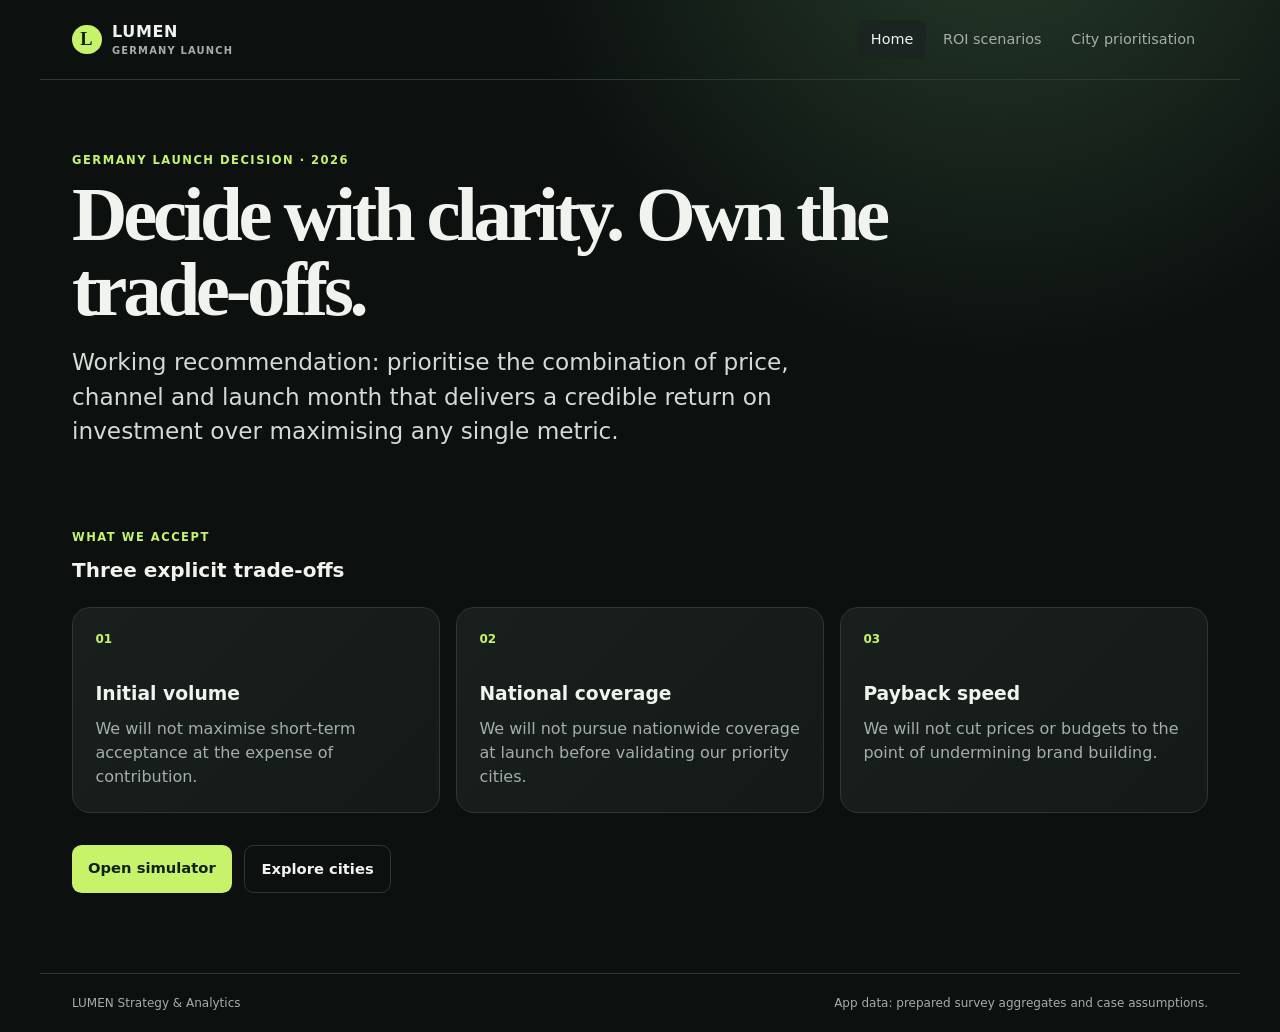
<file: index.html>
<!doctype html>
<html lang="en">
  <head>
    <meta charset="UTF-8" />
    <meta name="viewport" content="width=device-width, initial-scale=1.0" />
    <meta
      name="description"
      content="LUMEN Germany launch decision workspace: ROI scenarios and city prioritisation."
    />
    <title>LUMEN — Germany launch decision</title>
    <link rel="stylesheet" href="styles.css" />
  </head>
  <body>
    <a class="skip-link" href="#main-content">Skip to content</a>
    <header class="site-header">
      <a class="brand" href="#home" aria-label="LUMEN, home">
        <span class="brand-mark">L</span>
        <span>LUMEN <small>Germany launch</small></span>
      </a>
      <nav class="main-nav" aria-label="Main navigation">
        <a href="#home" data-route-link="home">Home</a>
        <a href="#simulator" data-route-link="simulator">ROI scenarios</a>
        <a href="#cities" data-route-link="cities">City prioritisation</a>
      </nav>
    </header>

    <main id="main-content" class="app-shell">
      <section id="home" class="view" data-view="home" aria-labelledby="home-title">
        <p class="eyebrow">Germany launch decision · 2026</p>
        <h1 id="home-title">Decide with clarity. Own the trade-offs.</h1>
        <p class="recommendation">
          Working recommendation: prioritise the combination of price, channel and launch month
          that delivers a credible return on investment over maximising any single metric.
        </p>

        <div class="section-heading">
          <p class="eyebrow">What we accept</p>
          <h2>Three explicit trade-offs</h2>
        </div>
        <div class="tradeoff-grid">
          <article class="tradeoff-card">
            <span class="card-index">01</span>
            <h3>Initial volume</h3>
            <p>We will not maximise short-term acceptance at the expense of contribution.</p>
          </article>
          <article class="tradeoff-card">
            <span class="card-index">02</span>
            <h3>National coverage</h3>
            <p>We will not pursue nationwide coverage at launch before validating our priority cities.</p>
          </article>
          <article class="tradeoff-card">
            <span class="card-index">03</span>
            <h3>Payback speed</h3>
            <p>We will not cut prices or budgets to the point of undermining brand building.</p>
          </article>
        </div>

        <div class="home-actions">
          <a class="button button-primary" href="#simulator">Open simulator</a>
          <a class="button button-secondary" href="#cities">Explore cities</a>
        </div>
      </section>

      <section id="simulator" class="view" data-view="simulator" aria-labelledby="simulator-title" hidden>
        <div class="view-header">
          <div>
            <p class="eyebrow">Core tool</p>
            <h1 id="simulator-title">ROI / scenario simulator</h1>
          </div>
          <span class="status-pill" id="simulator-status" role="status">Loading simulator…</span>
        </div>
        <p class="lede">Adjust price, channel mix, marketing budget and CAC to see the return and the trade-off you are choosing.</p>

        <div class="simulator-layout">
          <section class="panel controls-panel" aria-labelledby="scenario-inputs-title">
            <div class="panel-heading">
              <p class="eyebrow">Inputs</p>
              <h2 id="scenario-inputs-title">Scenario</h2>
            </div>
            <form id="scenario-form">
              <fieldset id="scenario-controls" disabled>
                <legend class="sr-only">Launch scenario inputs</legend>
                <div class="control-grid">
                  <label for="price">Retail price (€)
                    <span>Acceptance tested from €1.79 to €2.59</span>
                    <input id="price" name="price" type="number" min="0.01" step="0.01" value="2.29" required>
                  </label>
                  <label for="budget">Marketing budget (€)
                    <span>Total acquisition spend</span>
                    <input id="budget" name="budget" type="number" min="0.01" step="0.01" value="120000" required>
                  </label>
                  <label for="cac">CAC (€ / acquired customer)
                    <span id="cac-help">Customer acquisition cost: the average marketing spend to acquire one new customer. Enter your assumed cost per customer.</span>
                    <input id="cac" name="cac" type="number" min="0.01" step="0.01" value="44" aria-describedby="cac-help" required>
                  </label>
                </div>
                <fieldset class="channel-mix">
                  <legend>Channel mix · share of units (%)</legend>
                  <div class="control-grid">
                    <label for="mix-dtc">DTC Online<input id="mix-dtc" type="number" min="0" max="100" step="0.1" value="40" required></label>
                    <label for="mix-retail">Retail/Grocery<input id="mix-retail" type="number" min="0" max="100" step="0.1" value="30" required></label>
                    <label for="mix-gym">Gym &amp; Office<input id="mix-gym" type="number" min="0" max="100" step="0.1" value="30" required></label>
                  </div>
                  <p id="mix-total" class="input-help">Total: 100%. Shares must add up to 100%.</p>
                </fieldset>
                <p id="recommended-channel-mix" class="input-help"><strong>Our recommended channel mix:</strong><br>45% Gym &amp; Office · 40% DTC Online · 15% Retail/Grocery.</p>
              </fieldset>
              <p id="scenario-error" class="validation-message" role="alert" hidden></p>
              <button id="retry-simulator" class="button button-secondary" type="button" hidden>Retry loading</button>
            </form>
          </section>

          <section class="panel results-panel" aria-labelledby="scenario-results-title">
            <div class="panel-heading">
              <p class="eyebrow">Output</p>
              <h2 id="scenario-results-title">Scenario results</h2>
            </div>
            <div id="scenario-output" aria-live="polite" aria-atomic="true">
              <div class="metric-grid" aria-label="Calculated scenario metrics">
                <div><span>Unit contribution</span><strong data-metric="contribution">—</strong></div>
                <div><span>CAC assumption</span><strong data-metric="cac">—</strong></div>
                <div><span>LTV : CAC</span><strong data-metric="ratio">—</strong></div>
                <div><span>Estimated payback</span><strong data-metric="payback">—</strong></div>
                <div><span>Estimated acceptance</span><strong data-metric="acceptance">—</strong></div>
                <div><span>Expected customers acquired</span><strong data-metric="customers">—</strong></div>
                <div><span>Contribution LTV</span><strong data-metric="ltv">—</strong></div>
                <div><span>Gap to 3:1 target</span><strong data-metric="gap">—</strong></div>
              </div>
              <p id="target-status" class="target-status"></p>
              <p id="scenario-warning" class="validation-message" hidden></p>
              <div class="decision-note">
                <h3>Who this serves — and what we give up</h3>
                <p id="scenario-tradeoff">Your scenario assessment will appear once the inputs are ready.</p>
              </div>
            </div>
            <details class="model-notes">
              <summary>How to read these results</summary>
              <p>Clients acquired = budget / CAC. Acceptance is a separate survey estimate; it is not applied a second time to customer acquisition. Increasing budget scales customers, not per-customer returns.</p>
              <p>LTV and payback assume stable monthly purchases and an extrapolated customer lifetime calibrated from the historical LTV treated as net revenue. These are scenario assumptions, not observed German retention.</p>
              <p>The leadership assessment uses €2.19 as a premium-price proxy for Jonas and the 3:1 return target for Elena. It does not measure brand perception or prove a launch recommendation. Under a fixed lifetime, LTV:CAC and payback are mathematically linked.</p>
            </details>
          </section>
        </div>

        <div class="diagnostic-grid">
          <section class="panel diagnostic-card position-panel" aria-labelledby="positioning-title">
            <p class="eyebrow">Integrated diagnostic</p>
            <h2 id="positioning-title">Price positioning</h2>
            <p class="position-intro">Four segments. Four competitive contexts. Choose whose awareness matters for this price.</p>
            <fieldset id="position-controls" disabled>
              <legend>Who are we asking to choose LUMEN?</legend>
              <div id="position-segments" class="position-segments"></div>
              <label class="position-channel-label" for="position-channel">Compare single-can prices in <select id="position-channel"></select></label>
            </fieldset>
            <p id="position-status" class="input-help" role="status">Loading price positioning…</p>
            <button id="retry-positioning" class="button button-secondary" type="button" hidden>Retry loading</button>
            <div id="position-results" hidden>
              <div class="position-summary" aria-live="polite" aria-atomic="true">
                <h3 id="position-audience"></h3>
                <p id="position-price-summary"></p>
                <div class="decision-note"><h3>What this price asks of this segment</h3><p id="position-assessment"></p></div>
              </div>
              <figure class="position-figure">
                <figcaption>Price × segment awareness <span>Dots = competitors · vertical line = LUMEN price only</span></figcaption>
                <div id="position-chart"></div>
              </figure>
              <div id="position-brand-cards" class="position-brand-cards"></div>
              <p id="position-channel-note" class="input-help"></p>
              <details class="model-notes"><summary>Awareness, prices and interpretation</summary>
                <p>Awareness = respondents recognising a brand / all respondents in the selected segment, across cities. Counts come from the case's synthetic customer survey; percentages are displayed rounded to whole numbers. The four segments are never pooled into a German average. Awareness is not perceived quality, preference or willingness to pay.</p>
                <p>Prices come from competitor_prices_by_channel.csv, using single 330ml cans only. Multipacks and subscriptions are excluded. Changing channel moves prices, while awareness continues to describe the selected segment as a whole. Changing segment preserves both axis scales. The price axis expands if LUMEN exceeds the displayed range.</p>
                <p>LUMEN has no measured awareness in this survey. Its full-height vertical line encodes only the simulator's retail price; it has no dot or awareness value. The nearest-price assessment uses listed brands in the chosen channel; equal distances use the numbered brand order. This comparison does not adjust the simulator's acceptance or ROI.</p>
                <p>Each brand card gives the recognition count and segment sample size. Samples of 8–14 are directional; awareness below n = 8 is withheld. Sample sizes are not confidence intervals or evidence of population representativeness. The browser loads prepared prices and segment aggregates only.</p>
              </details>
            </div>
          </section>
          <section class="panel diagnostic-card launch-panel" aria-labelledby="timing-title">
            <p class="eyebrow">Integrated diagnostic</p>
            <h2 id="timing-title">Launch window</h2>
            <p class="launch-intro">Choose when to learn — and how long to wait for a real demand test.</p>
            <fieldset id="launch-controls" disabled>
              <legend class="sr-only">Launch timing</legend>
              <label for="launch-month">On-shelf launch month
                <select id="launch-month">
                  <option value="1">January</option><option value="2">February</option><option value="3">March</option>
                  <option value="4" selected>April</option><option value="5">May</option><option value="6">June</option>
                  <option value="7">July</option><option value="8">August</option><option value="9">September</option>
                  <option value="10">October</option><option value="11">November</option><option value="12">December</option>
                </select>
              </label>
              <div class="launch-presets" aria-label="Compare launch approaches">
                <button class="button button-secondary" type="button" data-launch-preset="4" aria-pressed="true">April · before the climb</button>
                <button class="button button-secondary" type="button" data-launch-preset="9" aria-pressed="false">September · quieter pilot</button>
              </div>
            </fieldset>
            <p id="launch-status" class="input-help" role="status">Loading launch context…</p>
            <button id="retry-launch" class="button button-secondary" type="button" hidden>Retry loading</button>
            <div id="launch-results" hidden>
              <div class="launch-assessment" aria-live="polite" aria-atomic="true">
                <p id="launch-selection-summary" class="launch-selection-summary"></p>
                <div class="launch-metrics">
                  <div><strong id="launch-wait"></strong><span id="launch-test-month"></span></div>
                  <div><strong id="launch-exposure"></strong><span id="launch-exposure-label"></span></div>
                </div>
                <div class="decision-note"><h3>What this timing costs</h3><p id="launch-tradeoff"></p></div>
              </div>
              <figure class="launch-figure">
                <figcaption>Monthly demand index <span>Dashed line = source baseline 100 · highlighted column = launch</span><span>Temperature strip below = average German temperature (°C)</span></figcaption>
                <div id="launch-chart" class="launch-chart-scroll" tabindex="0" role="region" aria-label="Year of demand and separate temperature strip; scroll horizontally on small screens"></div>
                <p class="input-help launch-scroll-help">Scroll to compare all 12 months. Launch values also appear above.</p>
              </figure>
              <p id="launch-comparison" class="input-help"></p>
              <p class="input-help">A cheaper learning phase means deliberately limiting pilot spend; the data does not establish lower CAC in quieter months. Temperature is context, not a causal demand model. Timing does not change the ROI calculations above; no euro cost or sales forecast is implied.</p>
              <details class="model-notes"><summary>Timing method and monthly values</summary>
                <p id="launch-method"></p>
                <table class="launch-data-table"><caption>Demand index and average German temperature</caption><thead><tr><th scope="col">Month</th><th scope="col">Index</th><th scope="col">Temperature</th></tr></thead><tbody id="launch-data-body"></tbody></table>
              </details>
            </div>
          </section>
        </div>
      </section>

      <section id="cities" class="view" data-view="cities" aria-labelledby="cities-title" hidden>
        <div class="view-header">
          <div>
            <p class="eyebrow">Where to launch</p>
            <h1 id="cities-title">City prioritisation</h1>
          </div>
          <span class="status-pill" id="city-status" role="status">Loading city data…</span>
        </div>
        <p class="lede">Choose what matters for the first launch. Compare five cities on market size, growth and wellness survey share, and see the trade-off as you change the weights.</p>

        <section class="panel city-weights" aria-labelledby="city-weights-title">
          <div class="panel-heading">
            <p class="eyebrow">Your criteria</p>
            <h2 id="city-weights-title">What should lead the decision?</h2>
          </div>
          <form id="city-form">
            <fieldset id="city-controls" disabled>
              <legend class="sr-only">Criterion importance, from 0 to 100; weights are normalised automatically</legend>
              <div class="city-weight-grid">
                <label for="weight-marketSizeEur"><span class="criterion-label"><i class="criterion-0"></i>Market size <output id="share-marketSizeEur" for="weight-marketSizeEur">—</output></span>
                  <span class="weight-description">National market × illustrative regional share</span>
                  <input id="weight-marketSizeEur" type="range" min="0" max="100" step="1" value="50" aria-describedby="city-weight-help">
                </label>
                <label for="weight-growth"><span class="criterion-label"><i class="criterion-1"></i>Regional growth <output id="share-growth" for="weight-growth">—</output></span>
                  <span class="weight-description">Regional CAGR assumption from Exhibit 1</span>
                  <input id="weight-growth" type="range" min="0" max="100" step="1" value="50" aria-describedby="city-weight-help">
                </label>
                <label for="weight-wellnessDensity"><span class="criterion-label"><i class="criterion-2"></i>Wellness density <output id="share-wellnessDensity" for="weight-wellnessDensity">—</output></span>
                  <span class="weight-description">Proxy: wellness respondents / city sample</span>
                  <input id="weight-wellnessDensity" type="range" min="0" max="100" step="1" value="50" aria-describedby="city-weight-help city-proxy-note">
                </label>
              </div>
              <div class="city-weight-footer">
                <p id="city-weight-help" class="input-help">Move importance from 0 to 100. Displayed weights divide each importance by their total. Equal weights are a starting point, not a recommendation.</p>
                <button id="city-reset-weights" type="button" class="button button-secondary">Reset to equal weights</button>
              </div>
            </fieldset>
          </form>
          <p id="city-weight-summary" class="sr-only" aria-live="polite"></p>
          <p id="city-error" class="validation-message" role="alert" hidden></p>
          <button id="retry-cities" type="button" class="button button-secondary" hidden>Retry loading</button>
        </section>

        <div id="city-results" hidden>
          <section class="panel city-panel" aria-labelledby="city-ranking-title">
            <div class="panel-heading">
              <p class="eyebrow">Relative priorities</p>
              <h2 id="city-ranking-title">Candidate cities</h2>
              <p id="city-ranking-summary" aria-live="polite"></p>
            </div>
            <div class="city-table-scroll" role="region" aria-label="City ranking table; scroll horizontally on small screens" tabindex="0">
              <table class="city-table">
                <caption class="sr-only">Weighted city ranking with contributions, raw inputs and change from equal weights</caption>
                <thead><tr><th scope="col">Rank</th><th scope="col">City / sample</th><th scope="col">Priority index / 100</th><th scope="col">Market size<br><small>2026 · illustrative</small></th><th scope="col">Growth<br><small>CAGR</small></th><th scope="col">Wellness<br><small>Survey share</small></th><th scope="col">Rank change<br><small>vs equal weights</small></th></tr></thead>
                <tbody id="city-ranking-body"></tbody>
              </table>
            </div>
            <p class="input-help">Bar colours match the three criteria above. Contributions add to the index before display rounding. Ties share a rank; tied cities appear alphabetically. Select a city to inspect its survey evidence.</p>
            <div class="decision-note city-tradeoff"><h3>The trade-off</h3><p id="city-tradeoff"></p></div>
            <details class="model-notes">
              <summary>Scoring, sources and limits</summary>
              <p id="city-source-context"></p>
              <p>Each criterion is scaled across these five cities: 100 × (city value − lowest value) / (highest − lowest). The index is the sum of the three scaled values × your normalised weights. A criterion identical across all cities gets 50 for everyone. Zero means lowest in this comparison, not no opportunity.</p>
              <p id="city-proxy-note">Wellness density is a proxy: the share of Urban Wellness Professionals among all respondents in each city. This is survey composition, not a measured population share or a count of wellness venues. The survey has not been population-weighted. City purchase intent is context only.</p>
              <p>Reliability is a sample-size flag, not statistical confidence: n ≥ 15 reliable; n = 8–14 directional; n &lt; 8 insufficient. Only city-level inputs enter the ranking. All segment-level averages are diagnostic only; intent is withheld for n &lt; 8. Ranking is unavailable if a candidate city's total sample falls below 15.</p>
              <p>The regional shares and growth rates are illustrative case assumptions. This screen does not estimate LUMEN market share, city acquisition costs, distribution access or city ROI. Small score gaps do not establish a meaningful difference.</p>
            </details>
            <p id="city-other-context" class="input-help"></p>
          </section>

          <section class="panel city-diagnostics" aria-labelledby="city-diagnostic-title">
            <div class="city-diagnostic-heading">
              <div><p class="eyebrow">Evidence behind the comparison</p><h2 id="city-diagnostic-title">City survey diagnostics</h2></div>
              <label for="city-diagnostic-select">Inspect city <select id="city-diagnostic-select"></select></label>
            </div>
            <p id="city-survey-summary"></p>
            <p class="input-help">Segment averages below never change the ranking. Small samples limit interpretation even when a city total passes the reliability threshold.</p>
            <div id="city-segment-diagnostics" class="city-segment-grid"></div>
          </section>
        </div>
      </section>
    </main>

    <footer class="site-footer">
      <span>LUMEN Strategy &amp; Analytics</span>
      <span>App data: prepared survey aggregates and case assumptions.</span>
    </footer>
    <script type="module" src="app.js"></script>
  </body>
</html>
</file>
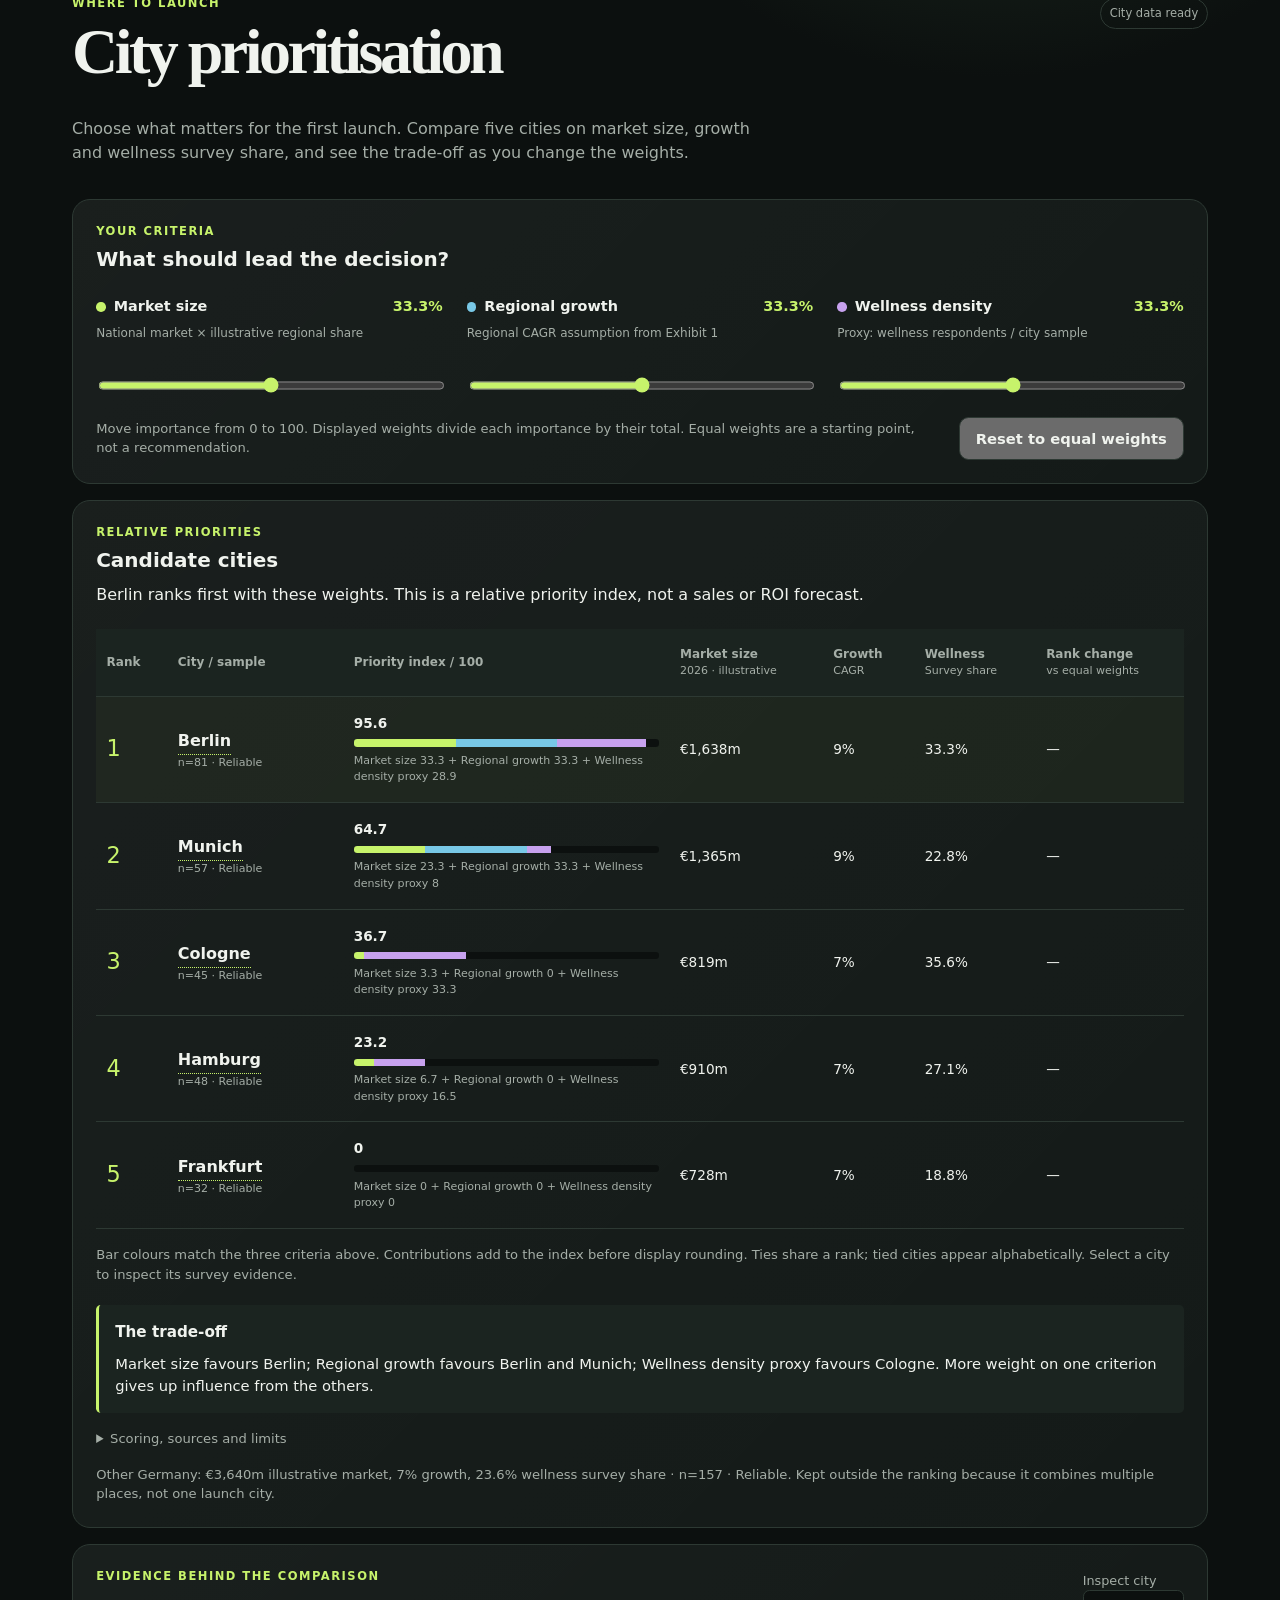
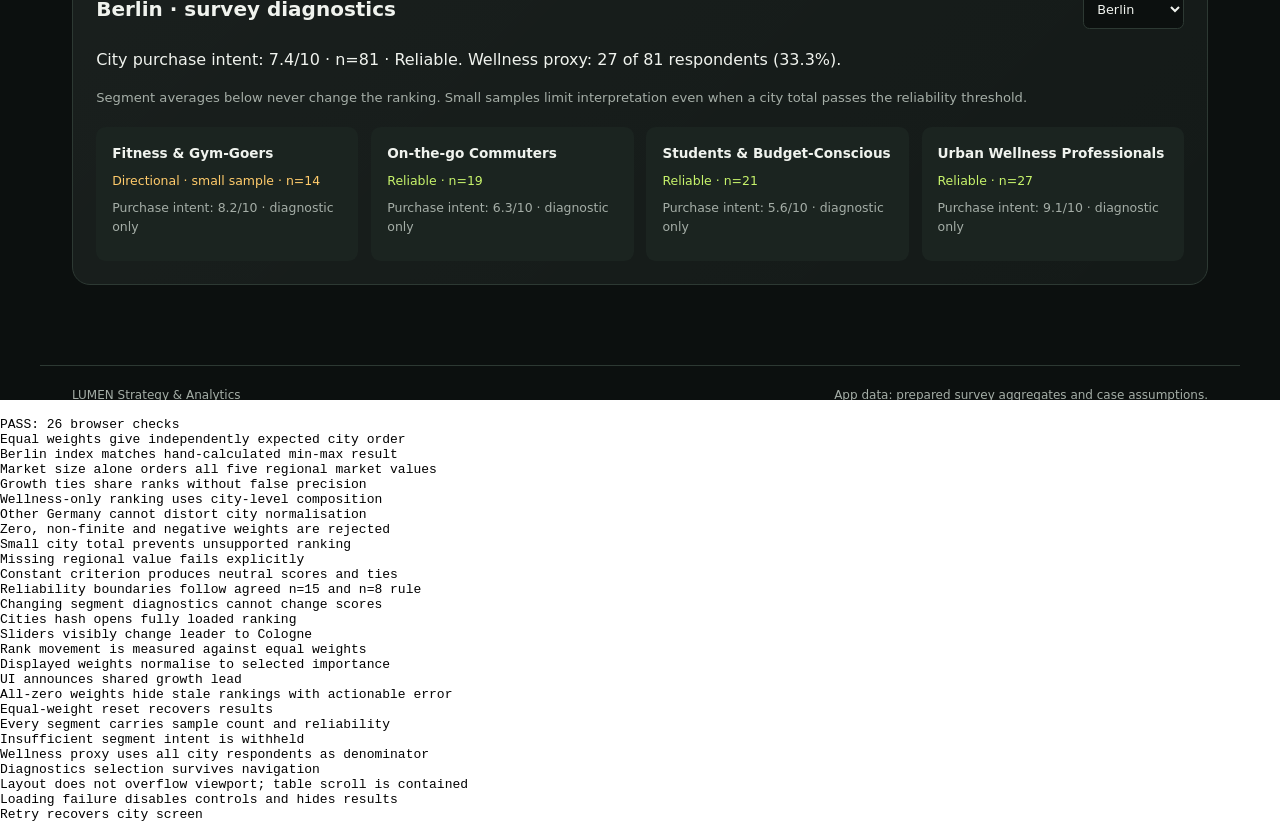
<file: tests/city-ui.browser.html>
<!doctype html>
<html lang="en">
<meta charset="utf-8">
<meta name="viewport" content="width=device-width, initial-scale=1">
<title>City prioritisation browser checks</title>
<style>body { margin: 0; } iframe { border: 0; width: 100%; height: 2000px; }</style>
<iframe id="app" src="../index.html#cities" title="City prioritisation under test"></iframe>
<pre id="report">RUNNING</pre>
<script type="module">
import { rankCities, reliabilityLabel } from "../city-engine.js";
const checks = [];
const frame = document.getElementById("app");
const viewport = Number(new URLSearchParams(location.search).get("viewport"));
if (viewport > 0) frame.style.width = `${viewport}px`;
const report = document.getElementById("report");
const assert = (condition, message) => {
  if (!condition) throw new Error(message);
  checks.push(message);
};
const throws = (fn) => { try { fn(); return false; } catch { return true; } };
async function until(test) {
  for (let attempt = 0; attempt < 300; attempt++) {
    if (test()) return;
    await new Promise((resolve) => setTimeout(resolve, 20));
  }
  throw new Error("Timed out waiting for city UI");
}
try {
  const data = await (await fetch("../data/app_data/city_prioritisation.json")).json();
  const baseline = rankCities(data.cities);
  assert(baseline.map((row) => row.city).join(",") === "Berlin,Munich,Cologne,Hamburg,Frankfurt", "Equal weights give independently expected city order");
  assert(Math.abs(baseline[0].score - 95.59228650137741) < 1e-8, "Berlin index matches hand-calculated min-max result");
  assert(rankCities(data.cities, [100, 0, 0]).map((row) => row.city).join(",") === "Berlin,Munich,Hamburg,Cologne,Frankfurt", "Market size alone orders all five regional market values");
  const growth = rankCities(data.cities, [0, 100, 0]);
  assert(growth[0].rank === 1 && growth[1].rank === 1 && growth[2].rank === 3 && growth[4].rank === 3, "Growth ties share ranks without false precision");
  const wellness = rankCities(data.cities, [0, 0, 100]);
  assert(wellness.map((row) => row.city).join(",") === "Cologne,Berlin,Hamburg,Munich,Frankfurt", "Wellness-only ranking uses city-level composition");
  assert(!baseline.some((row) => row.city === "Other Germany"), "Other Germany cannot distort city normalisation");
  assert(throws(() => rankCities(data.cities, [0, 0, 0])) && throws(() => rankCities(data.cities, [NaN, 1, 1])) && throws(() => rankCities(data.cities, [-1, 1, 1])), "Zero, non-finite and negative weights are rejected");
  assert(throws(() => rankCities(data.cities.map((row) => ({ ...row, respondentCount: 14 })))), "Small city total prevents unsupported ranking");
  assert(throws(() => rankCities(data.cities.map((row) => ({ ...row, growth: null })))), "Missing regional value fails explicitly");
  assert(rankCities(data.cities.map((row) => ({ ...row, growth: .07 })), [0, 1, 0]).every((row) => row.score === 50 && row.rank === 1), "Constant criterion produces neutral scores and ties");
  assert(reliabilityLabel(15) === "Reliable" && reliabilityLabel(14).startsWith("Directional") && reliabilityLabel(8).startsWith("Directional") && reliabilityLabel(7) === "Insufficient", "Reliability boundaries follow agreed n=15 and n=8 rule");
  data.segmentDiagnostics.forEach((row) => { row.purchaseIntent = 10000; });
  assert(JSON.stringify(rankCities(data.cities)) === JSON.stringify(baseline), "Changing segment diagnostics cannot change scores");

  await until(() => frame.contentDocument.getElementById("city-status")?.textContent === "City data ready");
  const win = frame.contentWindow;
  const doc = frame.contentDocument;
  const get = (id) => doc.getElementById(id);
  const order = () => [...doc.querySelectorAll("#city-ranking-body tr")].map((row) => row.dataset.city);
  function setWeights(values) {
    ["marketSizeEur", "growth", "wellnessDensity"].forEach((key, index) => { get(`weight-${key}`).value = values[index]; });
    get("city-form").dispatchEvent(new win.Event("input", { bubbles: true }));
  }
  assert(!get("cities").hidden && get("city-results").hidden === false && order().length === 5, "Cities hash opens fully loaded ranking");
  setWeights([0, 0, 100]);
  assert(order()[0] === "Cologne" && get("city-ranking-summary").textContent.includes("Cologne ranks first"), "Sliders visibly change leader to Cologne");
  assert(doc.querySelector('#city-ranking-body tr[data-city="Cologne"] .rank-change').textContent === "↑ 2", "Rank movement is measured against equal weights");
  assert(get("share-wellnessDensity").textContent === "100%", "Displayed weights normalise to selected importance");
  setWeights([0, 100, 0]);
  assert(get("city-ranking-summary").textContent.includes("Berlin and Munich tie"), "UI announces shared growth lead");
  setWeights([0, 0, 0]);
  assert(!get("city-error").hidden && get("city-results").hidden && order().length === 0, "All-zero weights hide stale rankings with actionable error");
  get("city-reset-weights").click();
  assert(get("city-error").hidden && !get("city-results").hidden && order()[0] === "Berlin", "Equal-weight reset recovers results");
  get("city-diagnostic-select").value = "Frankfurt";
  get("city-diagnostic-select").dispatchEvent(new win.Event("change"));
  const cards = [...doc.querySelectorAll(".segment-card")];
  assert(cards.length === 4 && cards.every((card) => card.querySelector(".reliability").textContent.includes("n=")), "Every segment carries sample count and reliability");
  assert(cards.filter((card) => card.textContent.includes("Insufficient")).every((card) => !card.textContent.includes("Purchase intent:")), "Insufficient segment intent is withheld");
  assert(get("city-survey-summary").textContent.includes("n=32") && get("city-survey-summary").textContent.includes("6 of 32"), "Wellness proxy uses all city respondents as denominator");
  win.location.hash = "#simulator";
  await until(() => !get("simulator").hidden);
  win.location.hash = "#cities";
  await until(() => !get("cities").hidden);
  assert(get("city-diagnostic-select").value === "Frankfurt", "Diagnostics selection survives navigation");
  assert(doc.documentElement.scrollWidth <= win.innerWidth, "Layout does not overflow viewport; table scroll is contained");
  if (viewport) assert(win.innerWidth === viewport, "Requested mobile viewport width is actually applied");

  const originalFetch = win.fetch;
  win.fetch = async () => new win.Response("", { status: 503 });
  const ui = await win.eval('import("/city-ui.js")');
  await ui.initialiseCities();
  assert(get("city-controls").disabled && get("city-results").hidden && !get("retry-cities").hidden, "Loading failure disables controls and hides results");
  win.fetch = originalFetch;
  get("retry-cities").click();
  await until(() => get("city-status").textContent === "City data ready");
  assert(!get("city-controls").disabled && !get("city-results").hidden, "Retry recovers city screen");
  report.textContent = `PASS: ${checks.length} browser checks\n${checks.join("\n")}`;
} catch (error) {
  report.textContent = `FAIL: ${error.stack}\nPassed: ${checks.join("\n")}`;
}
</script>
</html>
</file>
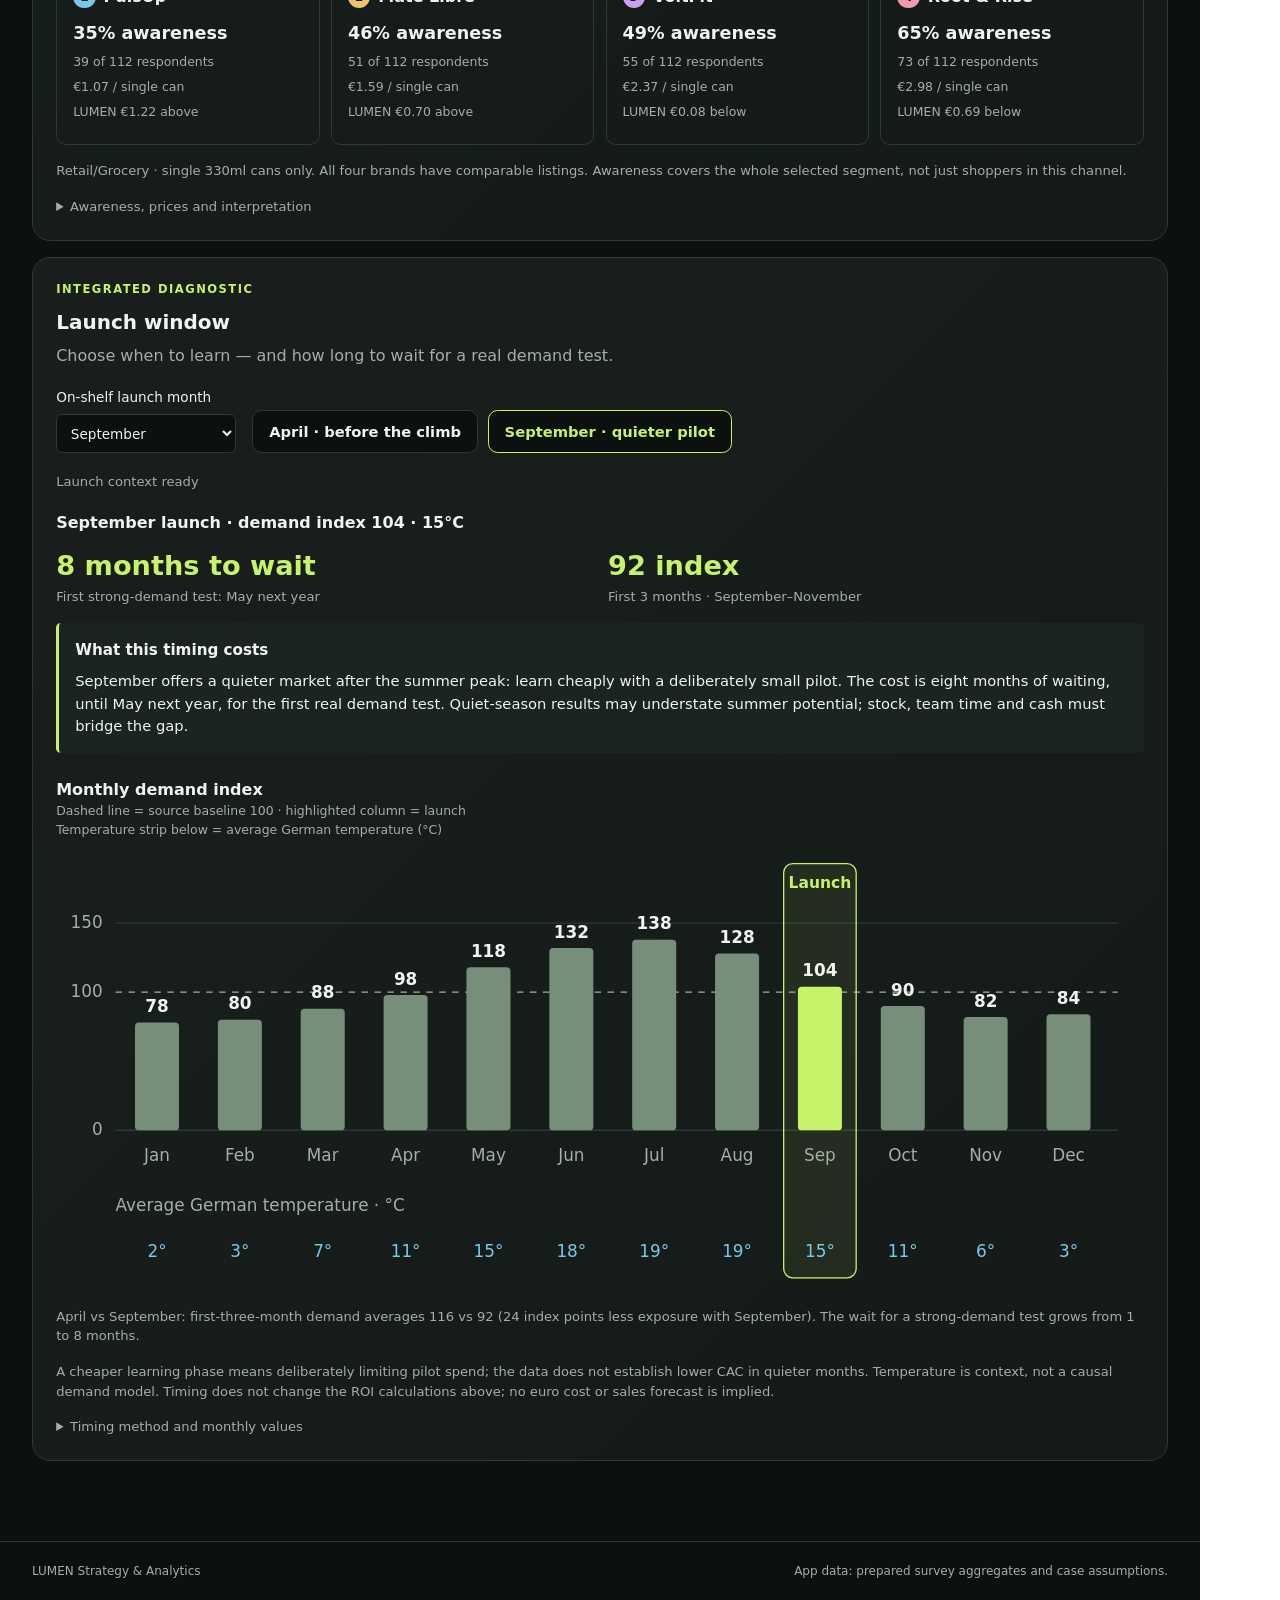
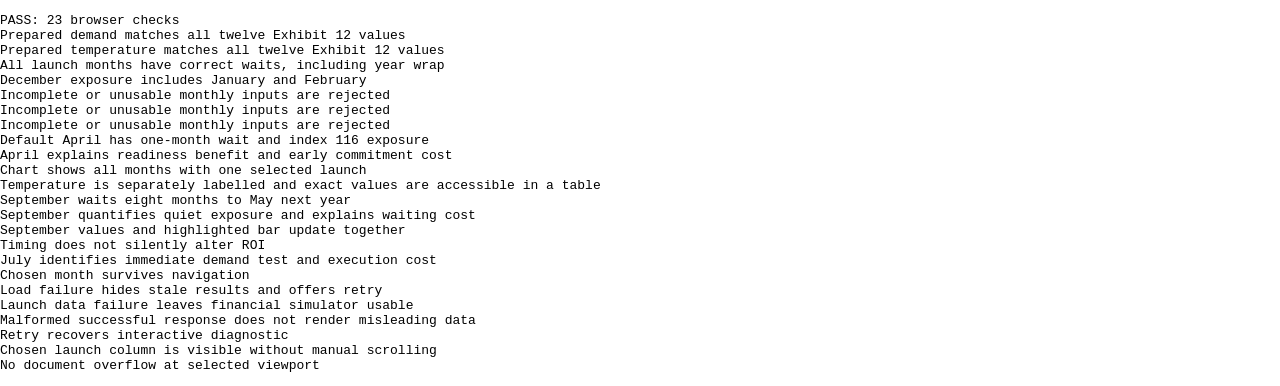
<file: tests/launch-window.browser.html>
<!doctype html>
<html lang="en">
<meta charset="utf-8">
<title>Launch window browser checks</title>
<style>body { margin: 0; } iframe { border: 0; display: block; }</style>
<iframe id="app" src="../index.html#simulator" width="1200" height="1600"></iframe>
<pre id="report">RUNNING</pre>
<script type="module">
import { assessLaunch, validateLaunchData } from "../launch-window.js";
const frame = document.getElementById("app");
frame.width = new URLSearchParams(location.search).get("viewport") || "1200";
const checks = [];
const assert = (condition, message) => { if (!condition) throw new Error(message); checks.push(message); };
async function until(test) {
  for (let i = 0; i < 300; i++) {
    if (test()) return;
    await new Promise((resolve) => setTimeout(resolve, 20));
  }
  throw new Error("Timed out waiting for launch diagnostic");
}
try {
  const data = validateLaunchData(await (await fetch("../data/app_data/launch_window.json")).json());
  assert(data.months.map((row) => row.demandIndex).join() === "78,80,88,98,118,132,138,128,104,90,82,84", "Prepared demand matches all twelve Exhibit 12 values");
  assert(data.months.map((row) => row.temperatureC).join() === "2,3,7,11,15,18,19,19,15,11,6,3", "Prepared temperature matches all twelve Exhibit 12 values");
  assert(Array.from({ length: 12 }, (_, i) => assessLaunch(data, i + 1).wait).join() === "4,3,2,1,0,0,0,0,8,7,6,5", "All launch months have correct waits, including year wrap");
  assert(Math.abs(assessLaunch(data, 12).firstThreeAverage - (84 + 78 + 80) / 3) < 1e-9, "December exposure includes January and February");
  for (const invalid of [{ ...data, months: data.months.slice(1) }, { ...data, demandTestThreshold: 999 },
      { ...data, months: data.months.map((row, i) => i === 0 ? { ...row, temperatureC: null } : row) }]) {
    let rejected = false;
    try { validateLaunchData(invalid); } catch { rejected = true; }
    assert(rejected, "Incomplete or unusable monthly inputs are rejected");
  }
  await until(() => frame.contentDocument.getElementById("launch-status")?.textContent === "Launch context ready");
  const doc = frame.contentDocument, win = frame.contentWindow;
  const el = (id) => doc.getElementById(id);
  const text = (id) => el(id).textContent;
  assert(text("launch-wait") === "1 month to wait" && text("launch-exposure") === "116 index", "Default April has one-month wait and index 116 exposure");
  assert(text("launch-tradeoff").includes("on shelf before the climb") && text("launch-tradeoff").includes("commit inventory"), "April explains readiness benefit and early commitment cost");
  assert(doc.querySelectorAll(".launch-bar").length === 12 && doc.querySelectorAll(".launch-selected").length === 1, "Chart shows all months with one selected launch");
  assert(doc.querySelectorAll(".launch-temperature").length === 12 && doc.querySelectorAll("#launch-data-body tr").length === 12, "Temperature is separately labelled and exact values are accessible in a table");
  const roi = doc.querySelector('[data-metric="ratio"]').textContent;
  doc.querySelector('[data-launch-preset="9"]').click();
  assert(el("launch-month").value === "9" && text("launch-wait") === "8 months to wait" && text("launch-test-month").includes("May next year"), "September waits eight months to May next year");
  assert(text("launch-exposure") === "92 index" && text("launch-tradeoff").includes("learn cheaply") && text("launch-tradeoff").includes("cash must bridge"), "September quantifies quiet exposure and explains waiting cost");
  assert(text("launch-selection-summary").includes("104 · 15°C") && doc.querySelector(".launch-selected .launch-value").textContent === "104", "September values and highlighted bar update together");
  assert(doc.querySelector('[data-metric="ratio"]').textContent === roi, "Timing does not silently alter ROI");
  el("launch-month").value = "7";
  el("launch-month").dispatchEvent(new win.Event("change", { bubbles: true }));
  assert(text("launch-wait") === "Immediate test" && text("launch-tradeoff").includes("little quiet-market rehearsal"), "July identifies immediate demand test and execution cost");
  win.location.hash = "cities";
  await until(() => !el("cities").hidden);
  win.location.hash = "simulator";
  await until(() => !el("simulator").hidden);
  assert(el("launch-month").value === "7", "Chosen month survives navigation");
  const originalFetch = win.fetch;
  win.fetch = async (url, ...args) => String(url).includes("launch_window.json") ? new win.Response("", { status: 503 }) : originalFetch(url, ...args);
  const ui = await win.eval('import("/launch-window.js")');
  await ui.initialiseLaunchWindow();
  assert(el("launch-controls").disabled && el("launch-results").hidden && !el("retry-launch").hidden, "Load failure hides stale results and offers retry");
  assert(doc.querySelector('[data-metric="ratio"]').textContent === roi, "Launch data failure leaves financial simulator usable");
  win.fetch = async (url, ...args) => String(url).includes("launch_window.json") ? new win.Response(JSON.stringify({ ...data, months: [] }), { status: 200 }) : originalFetch(url, ...args);
  el("retry-launch").click();
  await until(() => text("launch-status").startsWith("Launch context unavailable"));
  assert(el("launch-results").hidden, "Malformed successful response does not render misleading data");
  win.fetch = originalFetch;
  el("retry-launch").click();
  await until(() => text("launch-status") === "Launch context ready");
  doc.querySelector('[data-launch-preset="9"]').click();
  assert(!el("launch-controls").disabled && !el("launch-results").hidden && text("launch-wait") === "8 months to wait", "Retry recovers interactive diagnostic");
  const selectedBounds = doc.querySelector(".launch-selected").getBoundingClientRect();
  const chartBounds = el("launch-chart").getBoundingClientRect();
  assert(selectedBounds.left >= chartBounds.left && selectedBounds.right <= chartBounds.right, "Chosen launch column is visible without manual scrolling");
  assert(doc.documentElement.scrollWidth <= win.innerWidth, "No document overflow at selected viewport");
  el("timing-title").scrollIntoView();
  document.getElementById("report").textContent = "PASS: " + checks.length + " browser checks\n" + checks.join("\n");
} catch (error) {
  document.getElementById("report").textContent = "FAIL: " + error.stack + "\nPassed: " + checks.join("\n");
}
</script>
</html>
</file>
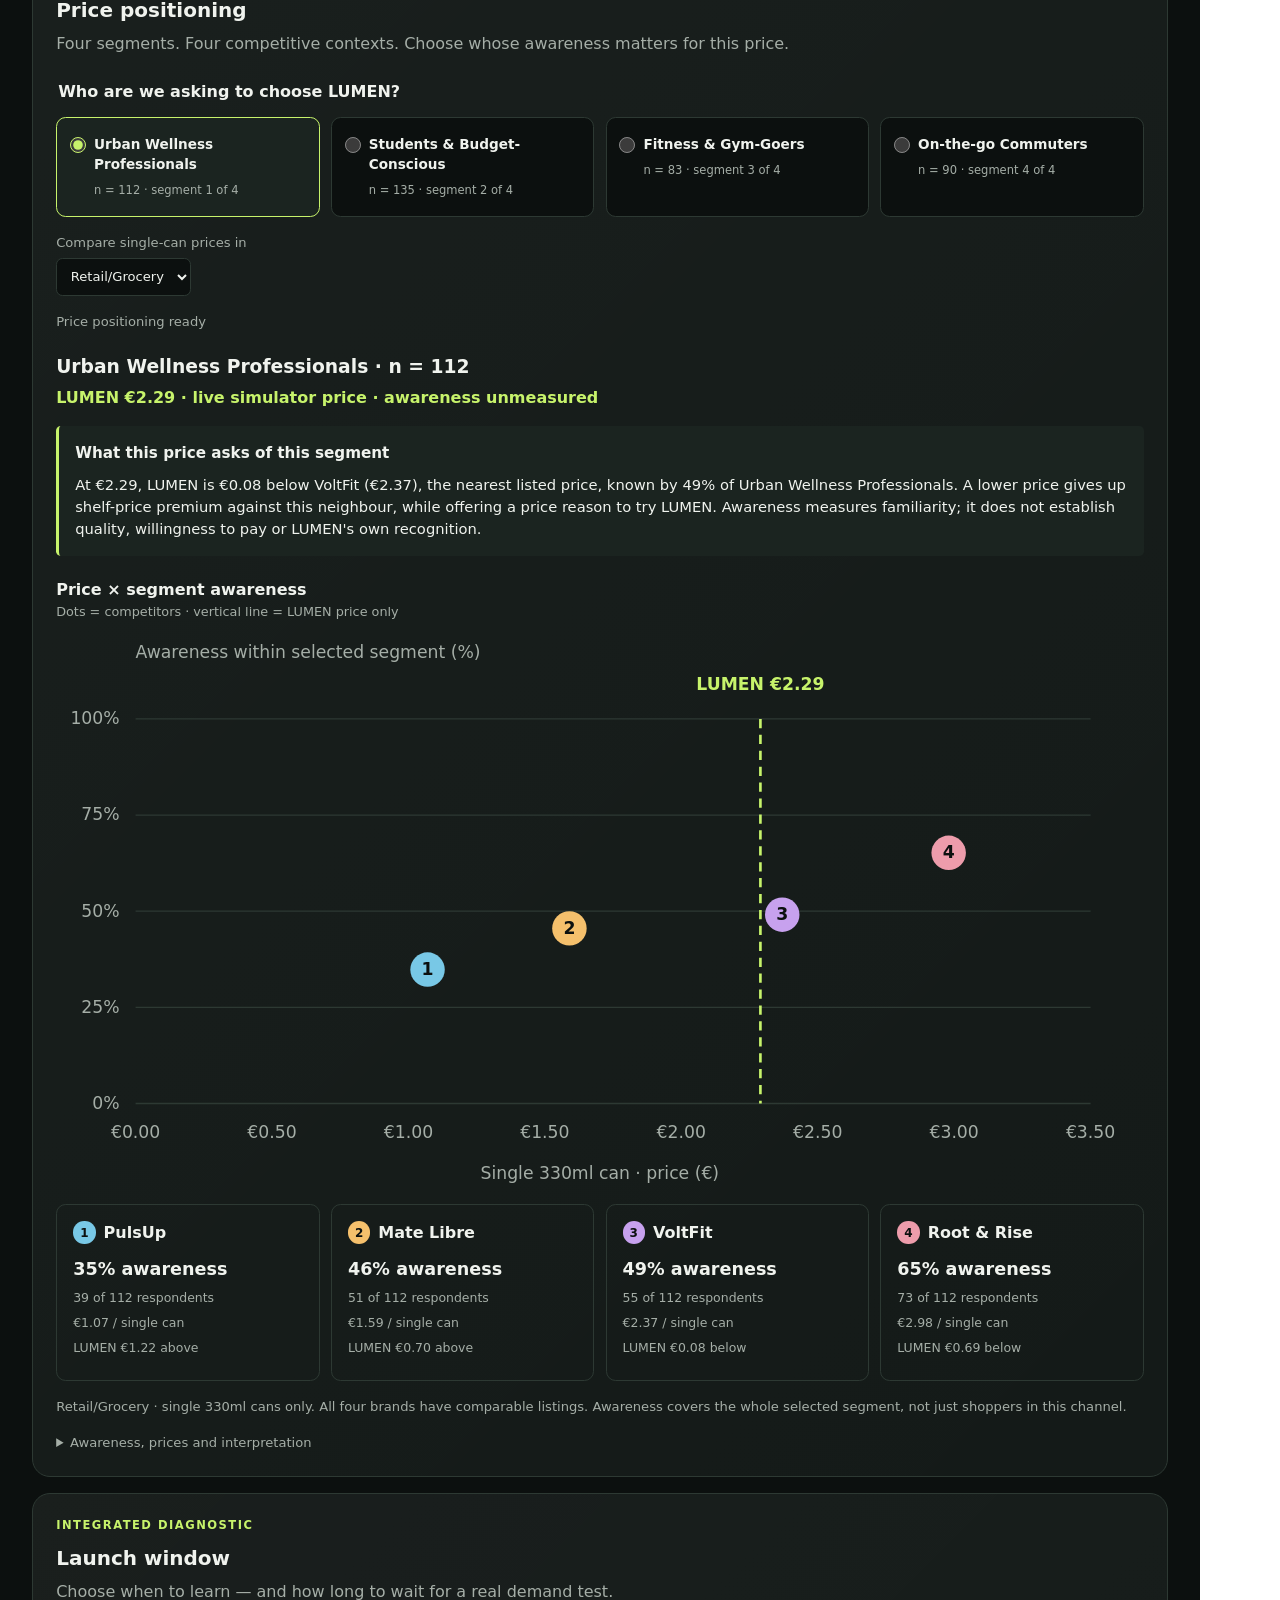
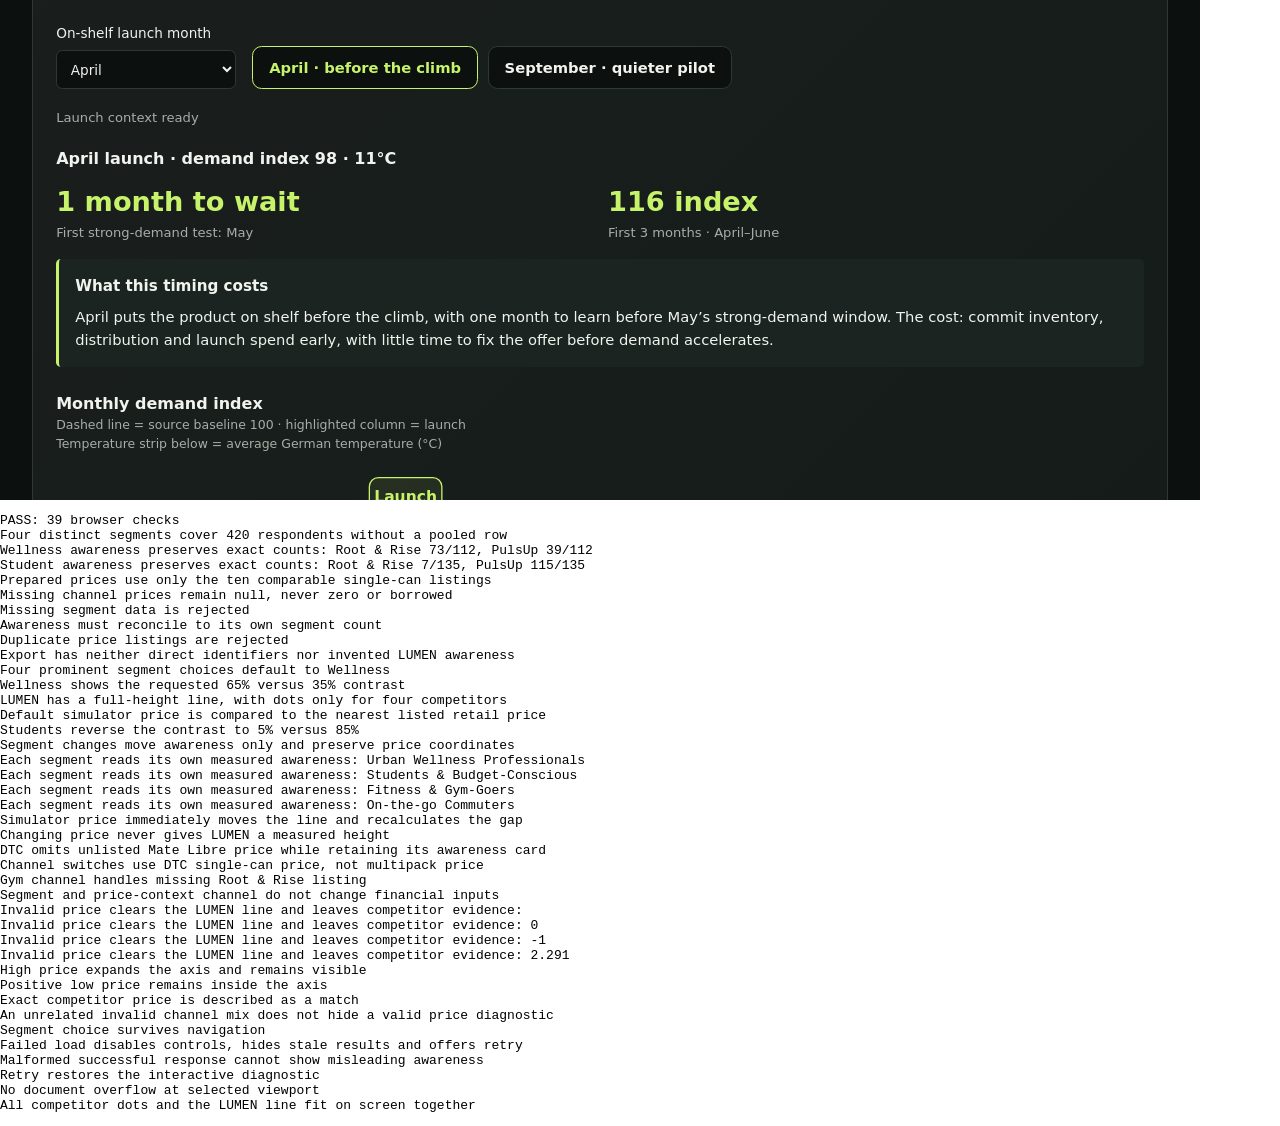
<file: tests/price-positioning.browser.html>
<!doctype html>
<html lang="en">
<meta charset="utf-8">
<meta name="viewport" content="width=device-width, initial-scale=1">
<title>Price positioning browser checks</title>
<style>body { margin: 0; } iframe { border: 0; display: block; }</style>
<iframe id="app" src="../index.html#simulator" width="1200" height="2100" title="Price positioning under test"></iframe>
<pre id="report">RUNNING</pre>
<script type="module">
import { validatePositioningData, positioningRows } from "../price-positioning.js";
const frame = document.getElementById("app");
frame.width = new URLSearchParams(location.search).get("viewport") || "1200";
const checks = [];
const assert = (condition, message) => { if (!condition) throw new Error(message); checks.push(message); };
const throws = (fn) => { try { fn(); return false; } catch { return true; } };
async function until(test) {
  for (let i = 0; i < 300; i++) {
    if (test()) return;
    await new Promise((resolve) => setTimeout(resolve, 20));
  }
  throw new Error("Timed out waiting for price positioning");
}
try {
  const data = validatePositioningData(await (await fetch("../data/app_data/price_positioning.json")).json());
  const wellness = "Urban Wellness Professionals", students = "Students & Budget-Conscious";
  const awareness = (segment, brand) => data.segments.find((row) => row.name === segment).awareness.find((row) => row.brand === brand);
  assert(data.segments.length === 4 && data.segments.reduce((sum, row) => sum + row.respondentCount, 0) === 420, "Four distinct segments cover 420 respondents without a pooled row");
  assert(awareness(wellness, "Root & Rise").awareCount === 73 && awareness(wellness, "PulsUp").awareCount === 39 && data.segments[0].respondentCount === 112, "Wellness awareness preserves exact counts: Root & Rise 73/112, PulsUp 39/112");
  assert(awareness(students, "Root & Rise").awareCount === 7 && awareness(students, "PulsUp").awareCount === 115 && data.segments[1].respondentCount === 135, "Student awareness preserves exact counts: Root & Rise 7/135, PulsUp 115/135");
  assert(data.prices.length === 10 && positioningRows(data, wellness, "Retail/Grocery").map((row) => row.priceEur).join() === "1.07,1.59,2.37,2.98", "Prepared prices use only the ten comparable single-can listings");
  assert(positioningRows(data, wellness, "DTC Online")[1].priceEur === null && positioningRows(data, wellness, "Gym & Office")[3].priceEur === null, "Missing channel prices remain null, never zero or borrowed");
  assert(throws(() => validatePositioningData({ ...data, segments: data.segments.slice(1) })), "Missing segment data is rejected");
  const badCounts = structuredClone(data);
  badCounts.segments[0].awareness[0].awareCount = 0;
  assert(throws(() => validatePositioningData(badCounts)), "Awareness must reconcile to its own segment count");
  assert(throws(() => validatePositioningData({ ...data, prices: [...data.prices, data.prices[0]] })), "Duplicate price listings are rejected");
  assert(!/respondent_id|first_name|last_name|email/.test(JSON.stringify(data)) && !data.brands.includes("LUMEN"), "Export has neither direct identifiers nor invented LUMEN awareness");
  await until(() => frame.contentDocument.getElementById("position-status")?.textContent === "Price positioning ready" && frame.contentDocument.getElementById("simulator-status")?.textContent === "Simulator ready");
  const doc = frame.contentDocument, win = frame.contentWindow;
  const el = (id) => doc.getElementById(id);
  const text = (id) => el(id).textContent;
  const dot = (brand) => [...doc.querySelectorAll(".position-dot")].find((item) => item.dataset.brand === brand).querySelector("circle");
  const card = (brand) => [...doc.querySelectorAll(".position-brand-card")].find((item) => item.querySelector("h4").textContent.includes(brand));
  function segment(name) {
    const input = [...doc.querySelectorAll('[name="position-segment"]')].find((item) => item.value === name);
    input.click();
  }
  function price(value) {
    el("price").value = value;
    el("price").dispatchEvent(new win.Event("input", { bubbles: true }));
  }
  function channel(value) {
    el("position-channel").value = value;
    el("position-channel").dispatchEvent(new win.Event("change", { bubbles: true }));
  }
  assert(doc.querySelectorAll('[name="position-segment"]').length === 4 && text("position-audience").includes(wellness), "Four prominent segment choices default to Wellness");
  assert(card("Root & Rise").textContent.includes("65% awareness") && card("PulsUp").textContent.includes("35% awareness"), "Wellness shows the requested 65% versus 35% contrast");
  assert(el("lumen-price-line").getAttribute("y1") === "64" && el("lumen-price-line").getAttribute("y2") === "354" && doc.querySelectorAll(".position-dot").length === 4, "LUMEN has a full-height line, with dots only for four competitors");
  assert(text("position-assessment").includes("€0.08 below VoltFit"), "Default simulator price is compared to the nearest listed retail price");
  const rootX = dot("Root & Rise").getAttribute("cx"), rootWellnessY = dot("Root & Rise").getAttribute("cy");
  const originalLineX = el("lumen-price-line").getAttribute("x1");
  segment(students);
  assert(card("Root & Rise").textContent.includes("5% awareness") && card("PulsUp").textContent.includes("85% awareness"), "Students reverse the contrast to 5% versus 85%");
  assert(dot("Root & Rise").getAttribute("cx") === rootX && Number(dot("Root & Rise").getAttribute("cy")) > Number(rootWellnessY) && el("lumen-price-line").getAttribute("x1") === originalLineX, "Segment changes move awareness only and preserve price coordinates");
  for (const item of data.segments) {
    segment(item.name);
    assert(text("position-audience").includes(item.name) && card("PulsUp").textContent.includes(`${Math.round(awareness(item.name, "PulsUp").awarenessPct)}% awareness`), "Each segment reads its own measured awareness: " + item.name);
  }
  price(2.59);
  assert(Number(el("lumen-price-line").getAttribute("x1")) > Number(originalLineX) && text("position-assessment").includes("€0.22 above VoltFit"), "Simulator price immediately moves the line and recalculates the gap");
  assert(el("lumen-price-line").getAttribute("y1") === "64" && el("lumen-price-line").getAttribute("y2") === "354", "Changing price never gives LUMEN a measured height");
  const ratio = doc.querySelector('[data-metric="ratio"]').textContent;
  channel("DTC Online");
  assert(doc.querySelectorAll(".position-dot").length === 3 && card("Mate Libre").textContent.includes("No single-can price listed") && !text("position-chart").includes("NaN"), "DTC omits unlisted Mate Libre price while retaining its awareness card");
  assert(text("position-assessment").includes("€0.10 above VoltFit") && card("VoltFit").textContent.includes("€2.49"), "Channel switches use DTC single-can price, not multipack price");
  channel("Gym & Office");
  assert(doc.querySelectorAll(".position-dot").length === 3 && card("Root & Rise").textContent.includes("No single-can price listed"), "Gym channel handles missing Root & Rise listing");
  assert(doc.querySelector('[data-metric="ratio"]').textContent === ratio, "Segment and price-context channel do not change financial inputs");
  for (const invalid of ["", "0", "-1", "2.291"]) {
    price(invalid);
    assert(!el("lumen-price-line") && text("position-price-summary").includes("invalid") && doc.querySelectorAll(".position-dot").length === 3, "Invalid price clears the LUMEN line and leaves competitor evidence: " + invalid);
  }
  price(10);
  assert(Number(el("lumen-price-line").getAttribute("x1")) === el("position-chart").querySelector("svg").viewBox.baseVal.width - 40 && text("position-price-summary").includes("€10.00"), "High price expands the axis and remains visible");
  price(0.01);
  assert(Number(el("lumen-price-line").getAttribute("x1")) >= 60, "Positive low price remains inside the axis");
  price(2.37); channel("Retail/Grocery"); segment(wellness);
  assert(text("position-assessment").includes("matches VoltFit"), "Exact competitor price is described as a match");
  el("mix-dtc").value = "10";
  el("scenario-form").dispatchEvent(new win.Event("input", { bubbles: true }));
  assert(el("lumen-price-line") && text("position-price-summary").includes("€2.37"), "An unrelated invalid channel mix does not hide a valid price diagnostic");
  el("mix-dtc").value = "40";
  price(2.29);
  win.location.hash = "cities";
  await until(() => !el("cities").hidden);
  win.location.hash = "simulator";
  await until(() => !el("simulator").hidden);
  assert(text("position-audience").includes(wellness), "Segment choice survives navigation");
  const originalFetch = win.fetch;
  win.fetch = async (url, ...args) => String(url).includes("price_positioning.json") ? new win.Response("", { status: 503 }) : originalFetch(url, ...args);
  const ui = await win.eval('import("/price-positioning.js")');
  await ui.initialisePricePositioning();
  assert(el("position-controls").disabled && el("position-results").hidden && !el("retry-positioning").hidden, "Failed load disables controls, hides stale results and offers retry");
  win.fetch = async (url, ...args) => String(url).includes("price_positioning.json") ? new win.Response(JSON.stringify(badCounts), { status: 200 }) : originalFetch(url, ...args);
  el("retry-positioning").click();
  await until(() => text("position-status").startsWith("Price positioning unavailable"));
  assert(el("position-results").hidden, "Malformed successful response cannot show misleading awareness");
  win.fetch = originalFetch;
  el("retry-positioning").click();
  await until(() => text("position-status") === "Price positioning ready");
  assert(!el("position-controls").disabled && !el("position-results").hidden && el("lumen-price-line"), "Retry restores the interactive diagnostic");
  assert(doc.documentElement.scrollWidth <= win.innerWidth, "No document overflow at selected viewport");
  const chartBounds = el("position-chart").getBoundingClientRect();
  assert([...doc.querySelectorAll(".position-dot, #lumen-price-line")].every((item) => {
    const bounds = item.getBoundingClientRect();
    return bounds.left >= chartBounds.left && bounds.right <= chartBounds.right;
  }), "All competitor dots and the LUMEN line fit on screen together");
  el("positioning-title").scrollIntoView();
  document.getElementById("report").textContent = "PASS: " + checks.length + " browser checks\n" + checks.join("\n");
} catch (error) {
  document.getElementById("report").textContent = "FAIL: " + error.stack + "\nPassed: " + checks.join("\n");
}
</script>
</html>
</file>
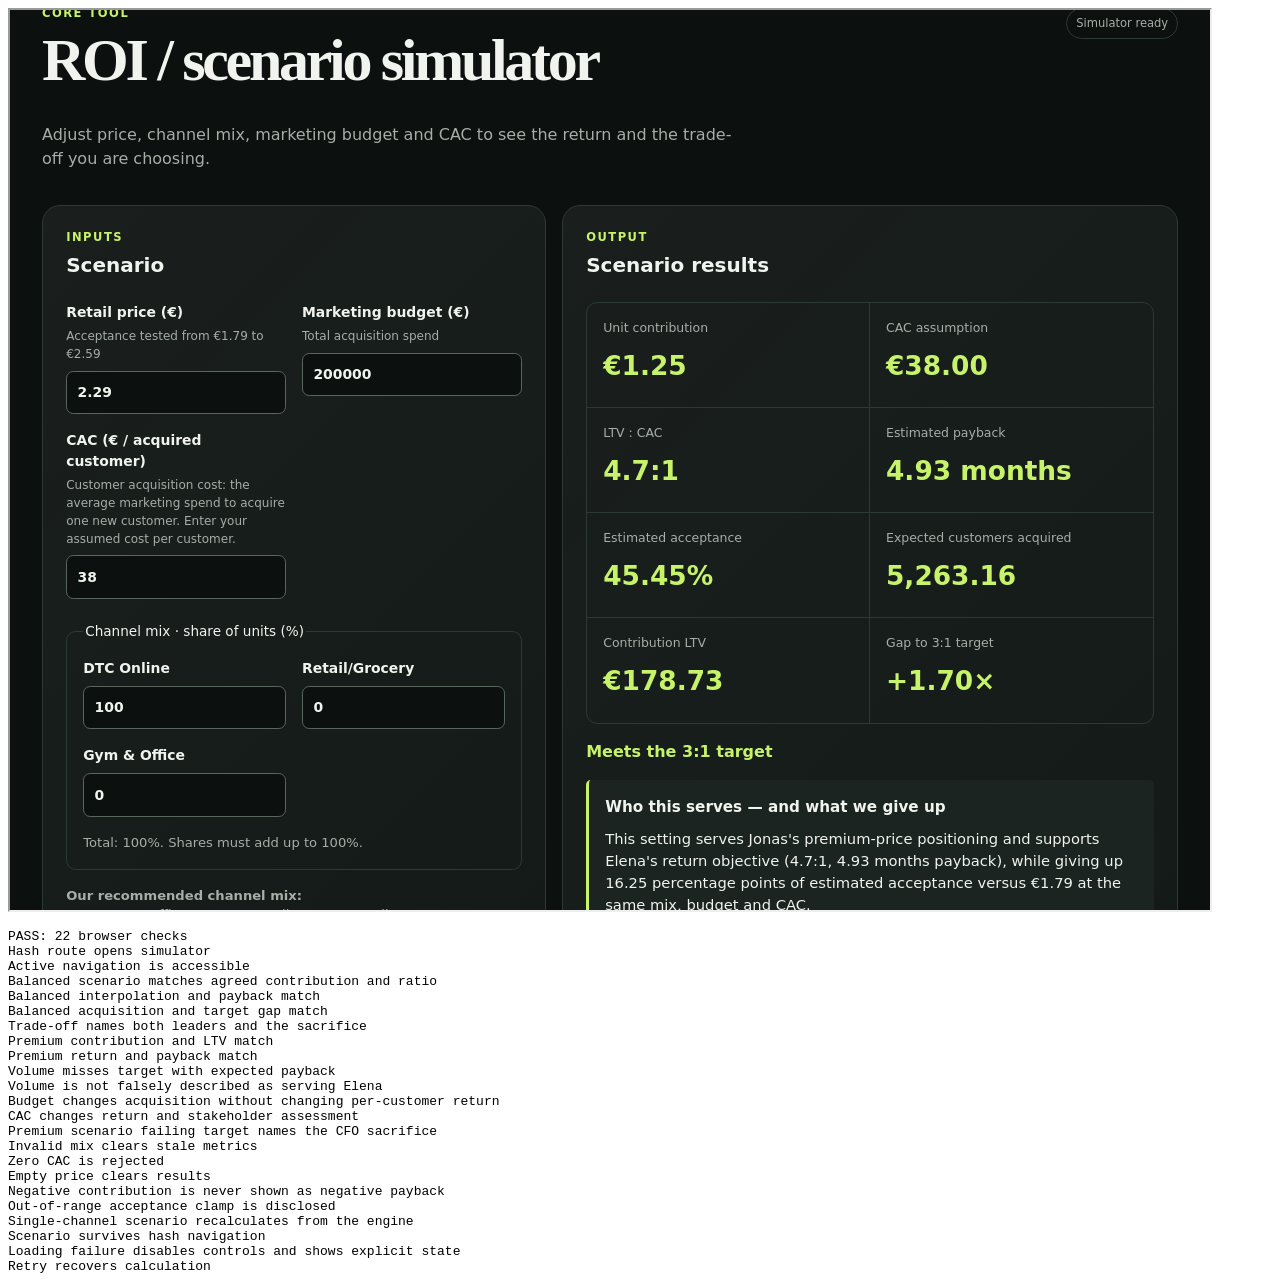
<file: tests/simulator-ui.browser.html>
<!doctype html>
<html lang="en">
<meta charset="utf-8">
<title>Simulator browser checks</title>
<iframe id="app" src="../index.html#simulator" width="1200" height="900"></iframe>
<pre id="report">RUNNING</pre>
<script type="module">
const report = document.getElementById("report");
const frame = document.getElementById("app");
const checks = [];
function assert(condition, message) {
  if (!condition) throw new Error(message);
  checks.push(message);
}
async function until(test) {
  for (let attempt = 0; attempt < 300; attempt++) {
    if (test()) return;
    await new Promise((resolve) => setTimeout(resolve, 20));
  }
  throw new Error("Timed out waiting for simulator");
}
try {
  await until(() => frame.contentDocument.getElementById("simulator-status")?.textContent === "Simulator ready");
  const win = frame.contentWindow;
  const doc = frame.contentDocument;
  const text = (id) => doc.getElementById(id).textContent;
  const metric = (name) => doc.querySelector('[data-metric="' + name + '"]').textContent;
  function set(values) {
    for (const [id, value] of Object.entries(values)) doc.getElementById(id).value = value;
    doc.getElementById("scenario-form").dispatchEvent(new win.Event("input", { bubbles: true }));
  }
  assert(!doc.getElementById("simulator").hidden, "Hash route opens simulator");
  assert(doc.querySelector('[data-route-link="simulator"]').getAttribute("aria-current") === "page", "Active navigation is accessible");
  assert(metric("contribution") === "€1.07" && metric("ratio") === "3.47:1", "Balanced scenario matches agreed contribution and ratio");
  assert(metric("acceptance") === "45.45%" && metric("payback") === "6.69 months", "Balanced interpolation and payback match");
  assert(metric("customers") === "2,727.27" && metric("gap") === "+0.47×", "Balanced acquisition and target gap match");
  assert(text("scenario-tradeoff").includes("Jonas") && text("scenario-tradeoff").includes("Elena") && text("scenario-tradeoff").includes("giving up"), "Trade-off names both leaders and the sacrifice");

  set({ price: 2.59, "mix-dtc": 50, "mix-retail": 20, "mix-gym": 30, budget: 150000, cac: 50 });
  assert(metric("contribution") === "€1.38" && metric("ltv") === "€196.65", "Premium contribution and LTV match");
  assert(metric("ratio") === "3.93:1" && metric("gap") === "+0.93×" && metric("payback") === "5.9 months", "Premium return and payback match");

  set({ price: 1.79, "mix-dtc": 20, "mix-retail": 60, "mix-gym": 20, budget: 100000, cac: 38 });
  assert(metric("ratio") === "2.09:1" && metric("gap") === "-0.91×" && metric("payback") === "11.12 months", "Volume misses target with expected payback");
  assert(text("scenario-tradeoff").includes("neither Jonas") && text("target-status").includes("Below"), "Volume is not falsely described as serving Elena");
  set({ budget: 200000 });
  assert(metric("customers") === "5,263.16" && metric("ratio") === "2.09:1", "Budget changes acquisition without changing per-customer return");
  set({ cac: 20 });
  assert(metric("ratio") === "3.96:1" && text("scenario-tradeoff").includes("serves Elena"), "CAC changes return and stakeholder assessment");
  set({ price: 2.59, cac: 100 });
  assert(text("scenario-tradeoff").includes("serves Jonas") && text("scenario-tradeoff").includes("missing Elena"), "Premium scenario failing target names the CFO sacrifice");

  set({ "mix-dtc": 10 });
  assert(!doc.getElementById("scenario-error").hidden && metric("ratio") === "—", "Invalid mix clears stale metrics");
  set({ "mix-dtc": 20, cac: 0 });
  assert(!doc.getElementById("scenario-error").hidden && metric("ratio") === "—", "Zero CAC is rejected");
  set({ cac: 38, price: "" });
  assert(metric("contribution") === "—", "Empty price clears results");
  set({ price: 0.5 });
  assert(metric("payback") === "No payback" && text("scenario-warning").includes("non-positive"), "Negative contribution is never shown as negative payback");
  assert(text("scenario-warning").includes("nearest tested endpoint"), "Out-of-range acceptance clamp is disclosed");
  set({ price: 2.29, "mix-dtc": 100, "mix-retail": 0, "mix-gym": 0 });
  assert(metric("contribution") === "€1.25", "Single-channel scenario recalculates from the engine");
  win.location.hash = "#cities";
  await until(() => !doc.getElementById("cities").hidden);
  win.location.hash = "#simulator";
  await until(() => !doc.getElementById("simulator").hidden);
  assert(doc.getElementById("price").value === "2.29", "Scenario survives hash navigation");

  const fetchOriginal = win.fetch;
  win.fetch = async () => new win.Response("", { status: 503 });
  const ui = await win.eval('import("/simulator-ui.js")');
  await ui.initialiseSimulator();
  assert(text("simulator-status") === "Simulator unavailable" && doc.getElementById("scenario-controls").disabled, "Loading failure disables controls and shows explicit state");
  win.fetch = fetchOriginal;
  doc.getElementById("retry-simulator").click();
  await until(() => text("simulator-status") === "Simulator ready");
  assert(!doc.getElementById("scenario-controls").disabled && metric("ratio") !== "—", "Retry recovers calculation");

  report.textContent = "PASS: " + checks.length + " browser checks\n" + checks.join("\n");
  report.dataset.result = "pass";
} catch (error) {
  report.textContent = "FAIL: " + error.stack + "\nPassed: " + checks.join("\n");
  report.dataset.result = "fail";
}
</script>
</html>
</file>
<file: styles.css>
:root {
  color-scheme: dark;
  --bg: #0c100f;
  --surface: #141a18;
  --surface-raised: #1b2420;
  --line: #2d3933;
  --text: #f0f3ee;
  --muted: #a5aea7;
  --accent: #c7f36b;
  --accent-deep: #97c646;
  --warning: #ffcb6b;
  --radius: 18px;
}

* { box-sizing: border-box; }
html { background: var(--bg); }
body { margin: 0; min-width: 320px; background: radial-gradient(circle at 78% -12%, #263c2b 0, transparent 31rem), var(--bg); color: var(--text); font: 16px/1.5 Inter, ui-sans-serif, system-ui, -apple-system, BlinkMacSystemFont, "Segoe UI", sans-serif; }
a { color: inherit; text-decoration: none; }

.skip-link { position: fixed; left: 1rem; top: -5rem; z-index: 10; padding: .7rem 1rem; border-radius: .5rem; background: var(--accent); color: #10150e; }
.skip-link:focus { top: 1rem; }
.site-header, .site-footer { display: flex; align-items: center; justify-content: space-between; gap: 1rem; max-width: 1200px; margin: 0 auto; padding: 1.25rem 2rem; }
.site-header { border-bottom: 1px solid var(--line); }
.brand { display: flex; align-items: center; gap: .65rem; font-weight: 750; letter-spacing: .04em; }
.brand-mark { display: grid; place-items: center; width: 1.85rem; height: 1.85rem; border-radius: 50%; background: var(--accent); color: #152014; font-family: Georgia, serif; font-size: 1.15rem; }
.brand small { display: block; color: var(--muted); font-size: .62rem; font-weight: 600; letter-spacing: .12em; text-transform: uppercase; }
.main-nav { display: flex; gap: .25rem; }
.main-nav a { padding: .55rem .8rem; border-radius: .5rem; color: var(--muted); font-size: .9rem; }
.main-nav a:hover, .main-nav a[aria-current="page"] { background: var(--surface-raised); color: var(--text); }

.app-shell { max-width: 1200px; min-height: calc(100vh - 146px); margin: 0 auto; padding: 4.5rem 2rem 5rem; }
.view { animation: appear .2s ease-out; }
@keyframes appear { from { opacity: 0; transform: translateY(5px); } to { opacity: 1; transform: none; } }
h1, h2, h3, p { margin-top: 0; }
h1 { max-width: 850px; margin-bottom: 1.1rem; font-family: Georgia, "Times New Roman", serif; font-size: clamp(2.6rem, 6vw, 5.7rem); line-height: .97; letter-spacing: -.055em; }
h2 { margin-bottom: .45rem; font-size: 1.25rem; }
h3 { margin-bottom: .55rem; }
.eyebrow { margin-bottom: .55rem; color: var(--accent); font-size: .72rem; font-weight: 750; letter-spacing: .13em; text-transform: uppercase; }
.recommendation { max-width: 760px; margin-bottom: 5rem; color: #d4dad4; font-size: clamp(1.15rem, 2vw, 1.45rem); }
.section-heading { margin-bottom: 1.35rem; }
.tradeoff-grid, .diagnostic-grid { display: grid; grid-template-columns: repeat(3, 1fr); gap: 1rem; }
.tradeoff-card, .panel { border: 1px solid var(--line); border-radius: var(--radius); background: linear-gradient(135deg, rgba(255,255,255,.025), rgba(255,255,255,0)), var(--surface); }
.tradeoff-card { min-height: 190px; padding: 1.4rem; }
.tradeoff-card p { margin-bottom: 0; color: var(--muted); }
.card-index { display: block; margin-bottom: 2rem; color: var(--accent); font-size: .75rem; font-weight: 800; }
.home-actions { display: flex; gap: .8rem; margin-top: 2rem; }
.button { padding: .75rem 1rem; border-radius: .6rem; font-size: .92rem; font-weight: 750; }
.button-primary { background: var(--accent); color: #12200f; }
.button-secondary { border: 1px solid var(--line); color: var(--text); }

.view-header { display: flex; align-items: flex-start; justify-content: space-between; gap: 1rem; }
.view-header h1 { font-size: clamp(2.3rem, 5vw, 4.2rem); }
.lede { max-width: 710px; margin: 1rem 0 2.1rem; color: var(--muted); }
.status-pill { flex: 0 0 auto; margin-top: .2rem; padding: .35rem .55rem; border: 1px solid var(--line); border-radius: 999px; color: var(--muted); font-size: .72rem; }
.simulator-layout { display: grid; grid-template-columns: minmax(300px, .9fr) 1.1fr; gap: 1rem; }
.panel { padding: 1.45rem; }
.panel-heading { margin-bottom: 1.4rem; }
.panel-heading .eyebrow { margin-bottom: .25rem; }
.control-grid { display: grid; grid-template-columns: repeat(2, 1fr); gap: 1rem; }
.control-grid label { color: var(--text); font-size: .87rem; font-weight: 650; }
.control-grid label span { display: block; margin: .25rem 0 .45rem; color: var(--muted); font-size: .75rem; font-weight: 400; }
.control-placeholder { height: 2.3rem; border: 1px dashed #48584f; border-radius: .45rem; background: rgba(0,0,0,.1); }
fieldset { min-width: 0; }
#scenario-controls { margin: 0; padding: 0; border: 0; }
.sr-only { position: absolute; width: 1px; height: 1px; overflow: hidden; clip-path: inset(50%); white-space: nowrap; }
input { display: block; width: 100%; min-width: 0; margin-top: .45rem; padding: .65rem; border: 1px solid #59665e; border-radius: .45rem; background: var(--bg); color: var(--text); font: inherit; }
input:focus-visible, button:focus-visible, a:focus-visible, summary:focus-visible { outline: 2px solid var(--accent); outline-offset: 3px; }
input[aria-invalid="true"] { border-color: var(--warning); }
.channel-mix { margin: 1.4rem 0 0; padding: 1rem; border: 1px solid var(--line); border-radius: .6rem; }
.channel-mix legend { font-size: .85rem; }
.input-help, .model-notes { color: var(--muted); font-size: .82rem; }
.input-help { margin: 1rem 0 0; }
.validation-message { color: var(--warning); font-size: .87rem; margin: 1rem 0; }
.target-status { margin: 1rem 0; font-weight: 700; }
.target-status[data-state="pass"] { color: var(--accent); }
.target-status[data-state="fail"] { color: var(--warning); }
.decision-note { padding: 1rem; border-left: 3px solid var(--accent); background: var(--surface-raised); border-radius: .3rem; }
.decision-note h3 { font-size: .95rem; }
.decision-note p { margin: 0; font-size: .92rem; }
.model-notes { margin-top: 1rem; }
.model-notes summary { cursor: pointer; }
.model-notes p { margin: .8rem 0 0; }
button { cursor: pointer; font-family: inherit; }
.metric-grid { display: grid; grid-template-columns: repeat(2, 1fr); overflow: hidden; border: 1px solid var(--line); border-radius: .7rem; }
.metric-grid div { min-height: 105px; padding: 1rem; border-right: 1px solid var(--line); border-bottom: 1px solid var(--line); }
.metric-grid div:nth-child(2n) { border-right: 0; }
.metric-grid div:nth-last-child(-n+2) { border-bottom: 0; }
.metric-grid span { display: block; color: var(--muted); font-size: .78rem; }
.metric-grid strong { display: block; margin-top: .5rem; color: var(--accent); font-size: 1.65rem; }
.empty-state { margin: 1.25rem 0 0; color: var(--muted); font-size: .9rem; }
.diagnostic-grid { grid-template-columns: repeat(2, 1fr); margin-top: 1rem; }
.chart-placeholder { display: grid; place-items: center; min-height: 170px; border: 1px dashed #48584f; border-radius: .7rem; color: var(--muted); font-size: .88rem; }
.launch-panel { grid-column: 1 / -1; grid-row: 2; min-width: 0; }
.position-panel { grid-column: 1 / -1; grid-row: 1; min-width: 0; }
.position-intro { color: var(--muted); }
#position-controls { margin: 1.5rem 0 0; padding: 0; border: 0; }
#position-controls legend { margin-bottom: .8rem; font-weight: 750; }
.position-segments { display: grid; grid-template-columns: repeat(4, minmax(0, 1fr)); gap: .7rem; }
.position-segment { display: flex; align-items: flex-start; gap: .5rem; padding: 1rem .8rem; border: 1px solid var(--line); border-radius: .6rem; background: var(--bg); cursor: pointer; }
.position-segment:has(input:checked) { border-color: var(--accent); background: var(--surface-raised); }
.position-segment input { width: 1rem; height: 1rem; flex: 0 0 1rem; margin: .2rem 0 0; padding: 0; accent-color: var(--accent); }
.position-segment strong { display: block; font-size: .85rem; }
.position-segment small { display: block; margin-top: .5rem; color: var(--muted); font-size: .72rem; }
.position-channel-label { display: block; margin-top: 1rem; font-size: .82rem; color: var(--muted); }
#position-channel { margin-top: .35rem; }
.position-summary { margin-top: 1.3rem; }
.position-summary > h3 { margin-bottom: .35rem; }
#position-price-summary { color: var(--accent); font-weight: 650; }
.position-figure { margin: 1.4rem 0 0; }
.position-figure figcaption { font-weight: 650; }
.position-figure figcaption span { display: block; font-size: .8rem; color: var(--muted); font-weight: 400; }
#position-chart { margin-top: .8rem; }
#position-chart svg { display: block; width: 100%; }
#position-chart text { fill: var(--muted); font-size: 13px; }
.position-guide { stroke: var(--line); }
#lumen-price-line { stroke: var(--accent); stroke-width: 2; stroke-dasharray: 7 5; }
#position-chart .position-lumen-label { fill: var(--accent); font-weight: 700; }
.position-brand-0 { fill: #78c8e6; background: #78c8e6; }
.position-brand-1 { fill: #f5c06c; background: #f5c06c; }
.position-brand-2 { fill: #c7a1ee; background: #c7a1ee; }
.position-brand-3 { fill: #ed9cab; background: #ed9cab; }
#position-chart .position-dot-number { fill: var(--bg); font-weight: 800; }
.position-brand-cards { display: grid; grid-template-columns: repeat(4, minmax(0, 1fr)); gap: .7rem; margin-top: .6rem; }
.position-brand-card { padding: 1rem; border: 1px solid var(--line); border-radius: .6rem; }
.position-brand-card h4 { display: flex; align-items: center; gap: .5rem; margin: 0 0 .7rem; }
.position-brand-badge { display: inline-grid; place-items: center; flex: 0 0 1.4rem; height: 1.4rem; border-radius: 50%; font-size: .75rem; color: var(--bg); }
.position-brand-card p { color: var(--muted); font-size: .78rem; margin-bottom: .4rem; }
.position-brand-card .position-awareness { color: var(--text); font-size: 1.1rem; font-weight: 650; }
@media (max-width: 900px) {
  .position-segments, .position-brand-cards { grid-template-columns: repeat(2, minmax(0, 1fr)); }
}
@media (max-width: 440px) {
  .position-segments, .position-brand-cards { grid-template-columns: 1fr; }
}
.launch-intro { color: var(--muted); }
#launch-controls { display: flex; align-items: end; flex-wrap: wrap; gap: 1rem; padding: 0; margin: 1.2rem 0; border: 0; }
#launch-controls label { font-size: .85rem; }
#launch-month { min-width: 180px; margin-top: .4rem; }
.launch-presets { display: flex; flex-wrap: wrap; gap: .6rem; }
.launch-presets button { background: var(--bg); }
.launch-presets button[aria-pressed="true"] { border-color: var(--accent); color: var(--accent); }
.launch-selection-summary { margin: 1.2rem 0 .7rem; font-weight: 700; }
.launch-metrics { display: grid; grid-template-columns: repeat(2, minmax(0, 1fr)); gap: 1rem; margin-bottom: 1rem; }
.launch-metrics strong { display: block; color: var(--accent); font-size: 1.7rem; }
.launch-metrics span { display: block; color: var(--muted); font-size: .82rem; }
.launch-figure { margin: 1.6rem 0 0; }
.launch-figure figcaption { font-weight: 650; }
.launch-figure figcaption span { display: block; color: var(--muted); font-size: .78rem; font-weight: 400; }
.launch-chart-scroll { overflow-x: auto; margin-top: .5rem; }
.launch-chart-scroll:focus-visible { outline: 2px solid var(--accent); outline-offset: 3px; }
.launch-chart-scroll svg { display: block; width: 100%; min-width: 680px; }
.launch-chart-scroll text { fill: var(--muted); font-size: 13px; }
.launch-guide { stroke: var(--line); }
.launch-baseline { stroke: #a5aea7; stroke-dasharray: 5 5; }
.launch-bar { fill: #778e7b; }
.launch-selected .launch-bar { fill: var(--accent); }
.launch-selection { fill: rgba(199, 243, 107, .08); stroke: var(--accent); }
.launch-chart-scroll .launch-value { fill: var(--text); font-weight: 650; }
.launch-chart-scroll .launch-marker { fill: var(--accent); font-size: 12px; font-weight: 750; }
.launch-chart-scroll .launch-temperature { fill: #78c8e6; }
.launch-scroll-help { display: none; }
.launch-data-table { width: 100%; max-width: 600px; margin-top: 1rem; border-collapse: collapse; text-align: left; }
.launch-data-table th, .launch-data-table td { padding: .5rem; border-bottom: 1px solid var(--line); }
@media (max-width: 760px) {
  .launch-metrics { grid-template-columns: 1fr; }
  .launch-scroll-help { display: block; }
}
.city-panel, .city-diagnostics { margin-top: 1rem; }
.city-weight-grid { display: grid; grid-template-columns: repeat(3, minmax(0, 1fr)); gap: 1.5rem; }
#city-controls { border: 0; padding: 0; margin: 0; }
.criterion-label { display: flex; align-items: center; gap: .5rem; font-size: .9rem; font-weight: 650; }
.criterion-label i { width: .6rem; height: .6rem; border-radius: 50%; flex-shrink: 0; }
.criterion-label output { margin-left: auto; color: var(--accent); font-variant-numeric: tabular-nums; }
.weight-description { display: block; min-height: 2.5rem; margin-top: .4rem; color: var(--muted); font-size: .75rem; }
.city-weight-grid input { accent-color: var(--accent); padding: 0; cursor: pointer; min-height: 1.7rem; }
.city-weight-footer { display: flex; align-items: center; gap: 1.5rem; margin-top: 1rem; }
.city-weight-footer p { margin: 0; flex: 1; }
.city-weight-footer button { flex-shrink: 0; }
.city-table-scroll { overflow-x: auto; }
.city-table-scroll:focus-visible, select:focus-visible { outline: 2px solid var(--accent); outline-offset: 3px; }
.city-table { width: 100%; min-width: 820px; border-collapse: collapse; text-align: left; font-size: .85rem; }
.city-table th, .city-table td { padding: 1rem .65rem; border-bottom: 1px solid var(--line); }
.city-table thead th { background: var(--surface-raised); font-size: .75rem; color: var(--muted); }
.city-table tbody th { min-width: 135px; }
.city-table tbody tr:first-child { background: rgba(199, 243, 107, .04); }
.city-table small { display: block; font-size: .69rem; font-weight: 400; color: var(--muted); }
.city-table td:nth-child(3) { width: 30%; min-width: 210px; }
.city-select { padding: .25rem 0; border: 0; border-bottom: 1px dotted var(--accent); background: transparent; color: var(--text); font-size: 1rem; font-weight: 700; }
.city-select:hover { color: var(--accent); }
.city-rank { color: var(--accent); font-size: 1.4rem; }
.rank-change { white-space: nowrap; font-variant-numeric: tabular-nums; }
.score-bar { display: flex; width: 100%; height: .45rem; background: var(--bg); border-radius: .2rem; overflow: hidden; margin: .4rem 0; }
.criterion-0 { background: var(--accent); }
.criterion-1 { background: #78c8e6; }
.criterion-2 { background: #c7a1ee; }
.city-tradeoff { margin-top: 1.3rem; }
.city-diagnostic-heading { display: flex; justify-content: space-between; align-items: center; gap: 1rem; margin-bottom: 1rem; }
.city-diagnostic-heading label { font-size: .8rem; color: var(--muted); }
select { display: block; padding: .6rem; border: 1px solid var(--line); border-radius: .4rem; background: var(--bg); color: var(--text); font: inherit; }
.city-segment-grid { display: grid; grid-template-columns: repeat(4, minmax(0, 1fr)); gap: .8rem; margin-top: 1.25rem; }
.segment-card { background: var(--surface-raised); border-radius: .6rem; padding: 1rem; }
.segment-card h3 { font-size: .85rem; }
.segment-card p { font-size: .78rem; margin-bottom: .5rem; color: var(--muted); }
.segment-card .reliability { color: var(--accent); }
.segment-card .small-sample { color: var(--warning); }
@media (max-width: 900px) { .city-segment-grid { grid-template-columns: repeat(2, minmax(0, 1fr)); } }
@media (max-width: 760px) {
  .city-weight-grid, .city-segment-grid { grid-template-columns: 1fr; }
  .city-weight-footer, .city-diagnostic-heading { align-items: flex-start; flex-direction: column; }
  .weight-description { min-height: 0; }
}
@media (prefers-reduced-motion: reduce) { .view { animation: none; } }
.table-placeholder { overflow: hidden; border: 1px solid var(--line); border-radius: .7rem; }
.table-header { display: grid; grid-template-columns: 80px 1.2fr 1fr 1fr; gap: .5rem; padding: .8rem 1rem; background: var(--surface-raised); color: var(--muted); font-size: .76rem; font-weight: 750; text-transform: uppercase; letter-spacing: .07em; }
.table-placeholder .empty-state { padding: 2.2rem 1rem; margin: 0; text-align: center; }
.site-footer { border-top: 1px solid var(--line); color: var(--muted); font-size: .75rem; }

@media (max-width: 760px) {
  .site-header, .site-footer { padding: 1rem; }
  .site-header { align-items: flex-start; }
  .main-nav { flex-wrap: wrap; justify-content: flex-end; }
  .app-shell { padding: 3.3rem 1rem; }
  .tradeoff-grid, .simulator-layout, .diagnostic-grid { grid-template-columns: 1fr; }
  .view-header { display: block; }
  .status-pill { display: inline-block; margin-top: .25rem; }
  .control-grid { grid-template-columns: 1fr; }
  .site-footer { align-items: flex-start; flex-direction: column; }
}
</file>
